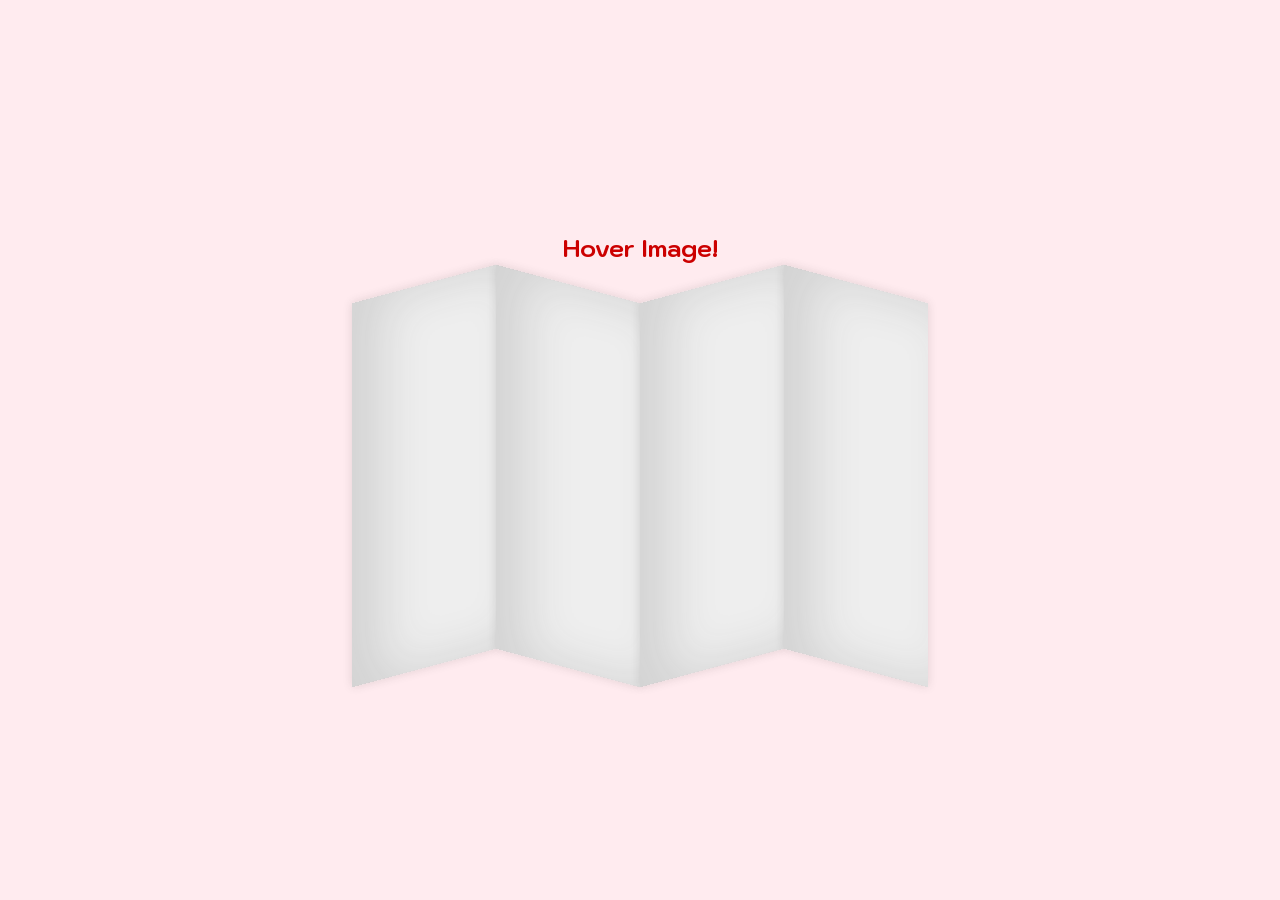
<file: folded image.html>
<html lang="en">

<head>
    <meta charset="UTF-8">
    <meta name="viewport" content="width=device-width, initial-scale=1">
    <title>Folded Image</title>
    <style>
        @import url("https://fonts.googleapis.com/css?family=Kodchasan:400,700");

        *,
        *::before,
        *::after {
            padding: 0;
            margin: 0;
            box-sizing: border-box;
        }  
         html {
            font-size: 60%;
        }

      
        body {
            display: flex;
            justify-content: center;
            flex-direction: column;
            align-items: center;
            min-height: 100vh;
            perspective: 100rem;
            background-color: rgba(255, 192, 203, 0.3);
        }

        h1 {
            font-size: 2.5rem;
            font-family: "Kodchasan", sans-serif;
            font-weight: 700;
            margin-bottom: 2rem;
            color: #cc0000;
        }

        .container {
            display: flex;
            width: calc(40rem * 1.5);
            height: 40rem;
        }

        .container:hover {
            cursor: pointer;
        }

        .container:hover .page {
            transform: skewY(0);
        }

        .page {
            transform-style: preserve-3d;
            transition: transform 0.3s;
            background-color: #eee;
            height: 100%;
            flex-basis: 25%;
            box-shadow: inset 3rem 0 5rem rgba(51, 51, 51, 0.15), 0 0 1rem rgba(51, 51, 51, 0.15);
            background-image: url(https://images.unsplash.com/photo-1538729247193-1256701f9ef5?ixlib=rb-0.3.5&ixid=eyJhcHBfaWQiOjEyMDd9&s=ff548421755d700a1fdfeec098c32345&auto=format&fit=crop&w=750&q=80);
            background-position: 0;
            background-size: cover;
        }

        .page:nth-child(odd) {
            transform: skewY(-15deg);
        }

        .page:nth-child(even) {
            transform: skewY(15deg);
        }

        .page:nth-child(2) {
            background-position: calc(1 * calc(calc(40rem * 1.5) / 4) * -1);
        }

        .page:nth-child(3) {
            background-position: calc(2 * calc(calc(40rem * 1.5) / 4) * -1);
        }

        .page:nth-child(4) {
            background-position: calc(3 * calc(calc(40rem * 1.5) / 4) * -1);
        }
    </style>


</head>

<body translate="no">
    <h1>Hover Image!</h1>
    <div class="container">
        <div class="page"></div>
        <div class="page"></div>
        <div class="page"></div>
        <div class="page"></div>
    </div>
</body>

</html>
</file>
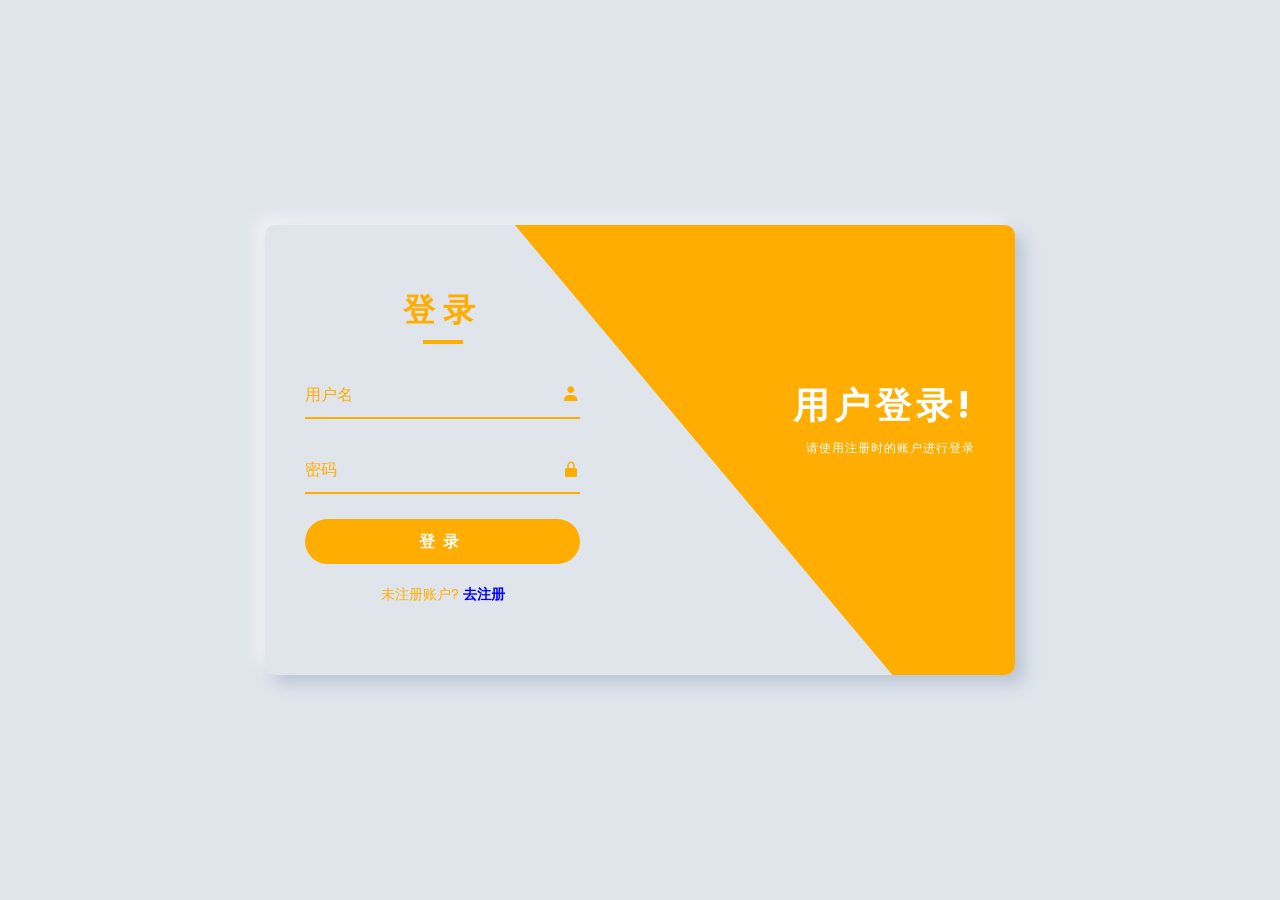
<file: login/login.html>
<!DOCTYPE html>

<html lang="en">

<head>

    <meta charset="UTF-8">

    <meta name="viewport" content="width=device-width, initial-scale=1.0">

    <title>Login Register form</title>

    <!--Boxicons CDN-->

    <link href='https://unpkg.com/boxicons@2.1.4/css/boxicons.min.css' rel='stylesheet'>

    <!--Custom CSS-->

    <link rel="stylesheet" href="style.css">

</head>

<body>

    <!-- FOR SOURCE CODE COMMENT "CODE" -->

    <div class="wrapper">

        <span class="rotate-bg"></span>

        <span class="rotate-bg2"></span>

        <div class="form-box login">

            <h2 class="title animation" style="--i:0; --j:21">登录</h2>

            <form action="#">

                <div class="input-box animation" style="--i:1; --j:22">

                    <input type="text" required>

                    <label for="">用户名</label>

                    <i class='bx bxs-user'></i>

                </div>

                <div class="input-box animation" style="--i:2; --j:23">

                    <input type="password" required>

                    <label for="">密码</label>

                    <i class='bx bxs-lock-alt'></i>

                </div>

                <button type="submit" class="btn animation" style="--i:3; --j:24">登录</button>

                <div class="linkTxt animation" style="--i:5; --j:25">

                    <p>未注册账户? <a href="#" class="register-link">去注册</a></p>

                </div>

            </form>

        </div>

        <div class="info-text login">

            <h2 class="animation" style="--i:0; --j:20">用户登录!</h2>

            <p class="animation" style="--i:1; --j:21">请使用注册时的账户进行登录</p>

        </div>

        <div class="form-box register">

            <h2 class="title animation" style="--i:17; --j:0">注册</h2>

            <form action="#">

                <div class="input-box animation" style="--i:18; --j:1">

                    <input type="text" required>

                    <label for="">用户名</label>

                    <i class='bx bxs-user'></i>

                </div>

                <div class="input-box animation" style="--i:19; --j:2">

                    <input type="email" required>

                    <label for="">邮箱</label>

                    <i class='bx bxs-envelope'></i>

                </div>

                <div class="input-box animation" style="--i:20; --j:3">
                    <input type="password" required>
                    <label for="">密码</label>
                    <i class='bx bxs-lock-alt'></i>
                </div>

                <button type="submit" class="btn animation" style="--i:21;--j:4">注册</button>
                <div class="linkTxt animation" style="--i:22; --j:5">
                    <p>已经注册了账户? <a href="#" class="login-link">去登录</a></p>
                </div>

            </form>

        </div>

        <div class="info-text register">
            <h2 class="animation" style="--i:17; --j:0;">用户注册!</h2>
            <p class="animation" style="--i:18; --j:1;">请使用正确的邮箱进行账户注册</p>
        </div>

    </div>

    <!--Script.js-->

    <script src="script.js"></script>

</body>

</html>
</file>
<file: login/style.css>
@import url('https://fonts.googleapis.com/css2?family=Poppins:wght@300;400;500;600;700;800&display=swap');

:root {
    --white: #fff;
    --yellow: #ffad00;
    --lightBulue: #17a;
    --bg: #E0E5EC;
}

* {
    margin: 0;
    padding: 0;
    box-sizing: border-box;
    font-family: 'Poppins', sans-serif;
}

body {
    background-color: var(--bg);
    display: flex;
    justify-content: center;
    align-items: center;
    min-height: 100vh;
}

.wrapper {
    background-color: var(--bg);
    box-shadow: 9px 9px 16px rgb(163, 177, 198, 0.6), -9px -9px 16px rgba(255, 255, 255, 0.5);
    position: relative;
    width: 750px;
    height: 450px;
    border-radius: 10px;
    overflow: hidden;
}

.wrapper .form-box {
    position: absolute;
    top: 0;
    width: 50%;
    height: 100%;
    display: flex;
    justify-content: center;
    flex-direction: column;
}

.wrapper .form-box.login {
    left: 0;
    padding: 0 60px 0 40px;
}

.form-box h2 {
    margin-bottom: 10px;
    position: relative;
    font-size: 32px;
    color: #ffad00;
    text-align: center;
    letter-spacing: 8px;
}

.form-box h2::after {
    content: "";
    position: absolute;
    bottom: -10px;
    left: 50%;
    transform: translateX(-50%);
    width: 40px;
    height: 4px;
    background: #ffad00;
}

.form-box .input-box {
    position: relative;
    width: 100%;
    height: 50px;
    margin: 25px 0;
}

.input-box input {
    width: 100%;
    height: 100%;
    background: transparent;
    color: var(--yellow);
    font-size: 16px;
    font-weight: 500;
    border: none;
    outline: none;
    border-bottom: 2px solid var(--yellow);
    transition: .5s;
    padding-right: 23px;
}

.input-box input:focus,

.input-box input:valid {
    border-bottom-color: var(--lightBulue);
}

.input-box label {
    position: absolute;
    top: 50%;
    left: 0;
    transform: translateY(-50%);
    font-size: 16px;
    color: var(--yellow);
    pointer-events: none;
    transition: 0.5s;
}

.input-box input:focus~label,

.input-box input:valid~label {
    top: -5px;
    color: var(--lightBulue);
}

.input-box i {
    position: absolute;
    top: 50%;
    right: 0;
    transform: translateY(-50%);
    font-size: 18px;
    transition: 0.5s;
    color: var(--yellow);
}

.input-box input:focus~i,

.input-box input:valid~i {
    color: var(--lightBulue);
}

form button {
    width: 100%;
    height: 45px;
    background-color: var(--yellow);
    color: var(--white);
    border: none;
    outline: none;
    border-radius: 40px;
    cursor: pointer;
    font-size: 16px;
    font-weight: 600;
    transition: .3s;
    letter-spacing: 8px;

}

form button:hover {
    box-shadow: 0 0 10px rgba(0, 0, 0, 0.8);
}

form .linkTxt {
    font-size: 14px;
    color: var(--yellow);
    text-align: center;
    margin: 20px 0 10px;
}

.linkTxt p a {
    color: blue;
    text-decoration: none;
    font-weight: 600;
}

.wrapper .form-box.login .animation {
    transform: translateX(0);
    transition: 0.7s ease;
    opacity: 1;
    filter: blur(0);
    transition-delay: calc(.1s * var(--j));
}

.wrapper.active .form-box.login .animation {
    transform: translateX(-120%);
    opacity: 0;
    filter: blur(10px);
    transition-delay: calc(.1s * var(--i));
}

.wrapper .info-text {
    position: absolute;
    top: 0;
    width: 50%;
    height: 100%;
    display: flex;
    flex-direction: column;
    justify-content: center;
}

.wrapper .info-text.login {
    right: 0;
    text-align: right;
    padding: 0 40px 60px 150px;
}

.wrapper .info-text h2 {
    font-size: 36px;
    color: var(--white);
    line-height: 1.3;
    text-transform: uppercase;
    letter-spacing: 5px;

}

.wrapper .info-text p {
    margin-top: 10px;
    font-size: 12px;
    color: var(--white);
    letter-spacing: 1px;

}

.wrapper .info-text.login .animation {
    transform: translateX(0);
    opacity: 1;
    filter: blur(0);
    transition: 0.7s ease;
    transition-delay: calc(.1s * var(--j));
}

.wrapper.active .info-text.login .animation {
    transform: translateX(120px);
    opacity: 0;
    filter: blur(10px);
    transition: 0.7s ease;
    transition-delay: calc(.1s * var(--i));
}

.wrapper .rotate-bg {
    position: absolute;
    top: -4px;
    right: 0;
    width: 850px;
    height: 600px;
    background: #ffad00;
    transform: rotate(10deg) skewY(40deg);
    transform-origin: bottom right;
    transition: 1.5s ease;
    transition-delay: 1.6s;
}

.wrapper.active .rotate-bg {

    transform: rotate(0) skewY(0);

    transition-delay: 0.5s;

}

.wrapper .form-box.register {

    padding: 0 40px 0 60px;

    right: 0;

}

.wrapper.active .form-box.register {

    pointer-events: auto;

}

.wrapper .form-box.register .animation {

    transform: translateX(120%);

    opacity: 0;

    filter: blur(10px);

    transition: .7s ease;

    transition-delay: calc(.1s * var(--j));

}

.wrapper.active .form-box.register .animation {

    transform: translateX(0);

    opacity: 1;

    filter: blur(0);

    transition-delay: calc(.1s * var(--i));

}

.wrapper .info-text.register {

    left: 0;

    text-align: left;

    padding: 0 150px 60px 40px;

    pointer-events: none;

}

.wrapper.active .info-text.register {

    pointer-events: auto;

}

.wrapper .info-text.register .animation {

    transform: translateX(-120%);

    opacity: 0;

    filter: blur(10px);

    transition: .7s ease;

    transition-delay: calc(.1s * var(--j));

}

.wrapper.active .info-text.register .animation {

    transform: translateX(0);

    opacity: 1;

    filter: blur(0);

    transition-delay: calc(.1s * var(--i));

}

.wrapper .rotate-bg2 {

    position: absolute;

    top: 100%;

    left: 250px;

    width: 850px;

    height: 700px;

    background: var(--bg);

    transform: rotate(0) skewY(0);

    transform-origin: bottom left;

    transition: 1.5s ease;

    transition-delay: 0.5s;

}

.wrapper.active .rotate-bg2 {

    transform: rotate(-11deg) skewY(-40deg);

    transition-delay: 1.2s;

}
</file>
